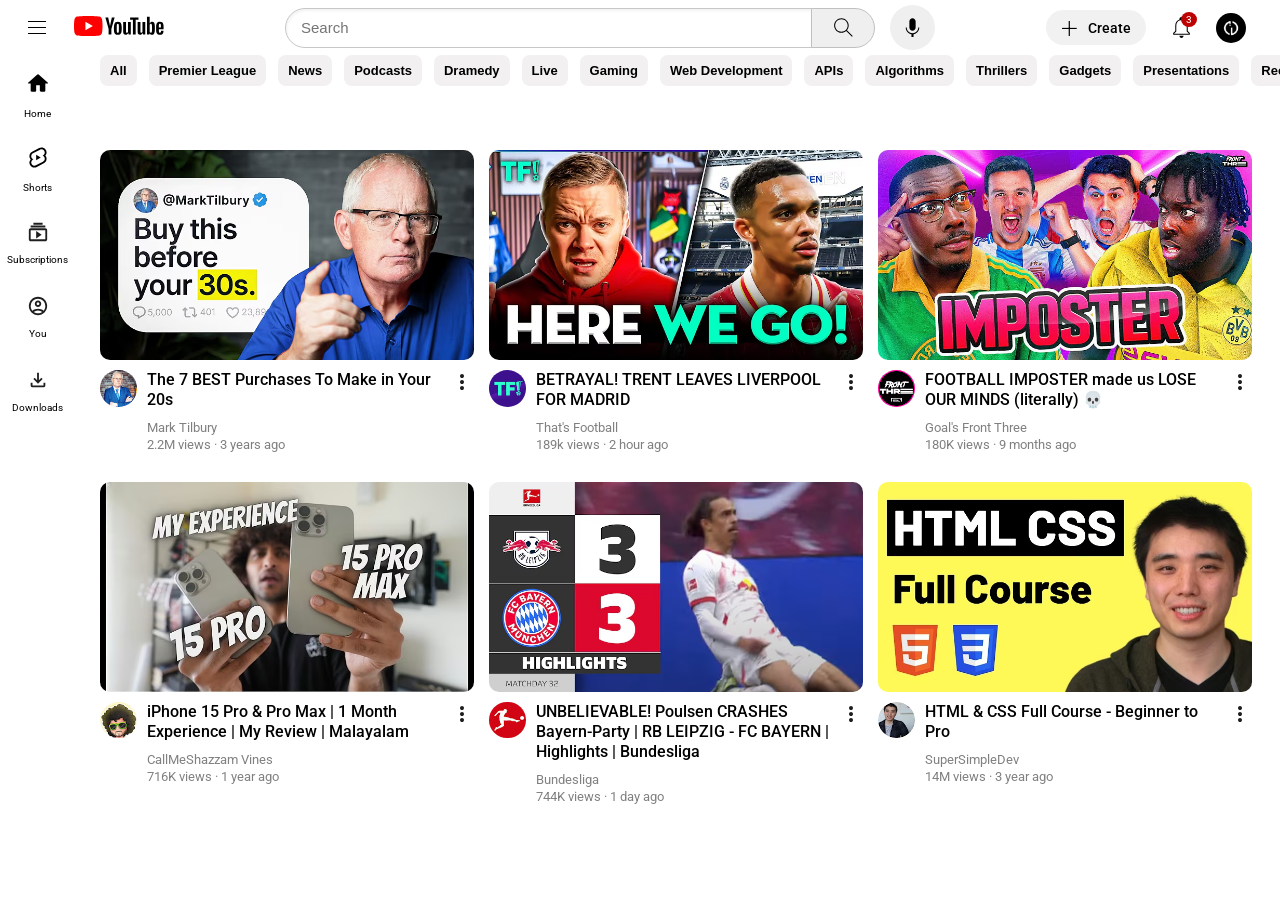
<file: index.html>
<html lang="en">
<head>
    <meta charset="UTF-8">
    <meta name="viewport" content="width=device-width, initial-scale=1.0">
    <title>Youtube</title>
    <link rel="preconnect" href="https://fonts.googleapis.com">
    <link rel="preconnect" href="https://fonts.gstatic.com" crossorigin>
    <link href="https://fonts.googleapis.com/css2?family=Roboto:ital,wght@0,100..900;1,100..900&display=swap" rel="stylesheet">
    <link rel="stylesheet" href="Youtube/css/general.css">
    <link rel="stylesheet" href="Youtube/css/header.css">
    <link rel="stylesheet" href="Youtube/css/sidebar.css">
    <link rel="stylesheet" href="Youtube/css/video.css">
    <link rel="stylesheet" href="Youtube/css/category.css">
</head>
<body>
    <div class="header">
        <div class="left">
            <img class="hamburger" src="Youtube/logo/hamburger-menu.svg" alt="">
            <img class="ytlogo" src="Youtube/logo/youtube-logo.svg" alt="">
        </div>
        <div class="middle">
            <input class="searchbar" type="text" placeholder="Search">
            <button class="search-button">
                <img class="search-image" src="Youtube/logo/search.svg" alt="">
            </button>
            <button class="voice-search-button">
                <img class="voice-search-icon" src="Youtube/logo/voice-search-icon.svg" alt="">
            </button>
        </div>
        <div class="right">
            <div class="upload"><span class="add">+</span><span class="create-span">Create</span></div>
            <div class="notification-parent">
                <img class="notification-icon" src="Youtube/logo/notifications.svg" alt="">
                <div class="notification-count">3</div>
            </div>
            <img class="profile" src="Youtube/profilepicture/channels3_profile.jpg" alt="">
        </div>
    </div>

    <nav class="sidebar">
        <div class="sidebar-link">
            <svg xmlns="http://www.w3.org/2000/svg" x="0px" y="0px" width="100" height="100" viewBox="0 0 24 24">
                <path d="M 12 2 A 1 1 0 0 0 11.289062 2.296875 L 1.203125 11.097656 A 0.5 0.5 0 0 0 1 11.5 A 0.5 0.5 0 0 0 1.5 12 L 4 12 L 4 20 C 4 20.552 4.448 21 5 21 L 9 21 C 9.552 21 10 20.552 10 20 L 10 14 L 14 14 L 14 20 C 14 20.552 14.448 21 15 21 L 19 21 C 19.552 21 20 20.552 20 20 L 20 12 L 22.5 12 A 0.5 0.5 0 0 0 23 11.5 A 0.5 0.5 0 0 0 22.796875 11.097656 L 12.716797 2.3027344 A 1 1 0 0 0 12.710938 2.296875 A 1 1 0 0 0 12 2 z"></path>
            </svg>
            <p>Home</p>
        </div>
        <div class="sidebar-link">
            <svg xmlns="http://www.w3.org/2000/svg" x="0px" y="0px" width="100" height="100" viewBox="0 0 24 24">
                <path d="M 15.886719 1 C 14.974131 1 14.077693 1.2286385 13.287109 1.65625 L 5.5664062 5.7207031 L 5.5664062 5.71875 C 3.7637541 6.6652034 2.6367187 8.5322799 2.6367188 10.566406 C 2.6367188 11.911504 3.2225585 13.082394 4.046875 14.046875 C 3.2161002 15.0216 2.6367187 16.195885 2.6367188 17.521484 C 2.6367188 20.532674 5.1018215 23 8.1132812 23 C 9.0303925 23 9.9287625 22.773103 10.716797 22.341797 L 18.292969 18.353516 L 18.259766 18.369141 C 20.151702 17.459981 21.363281 15.531898 21.363281 13.433594 C 21.363281 12.088496 20.777441 10.917606 19.953125 9.953125 C 20.783897 8.9783946 21.363281 7.8041153 21.363281 6.4785156 C 21.363281 3.4673258 18.898179 1 15.886719 1 z M 15.886719 3 C 17.813259 3 19.363281 4.5517054 19.363281 6.4785156 C 19.363281 7.5499776 18.888956 8.5222239 18.080078 9.1777344 L 17.121094 9.9550781 L 18.080078 10.732422 C 18.871608 11.373406 19.363281 12.344494 19.363281 13.433594 C 19.363281 14.75529 18.584642 15.993566 17.392578 16.566406 L 17.376953 16.574219 L 9.7636719 20.583984 L 9.7578125 20.587891 C 9.2778524 20.850605 8.6961702 21 8.1132812 21 C 6.1867412 21 4.6367188 19.448295 4.6367188 17.521484 C 4.6367188 16.450022 5.1110438 15.477776 5.9199219 14.822266 L 6.8789062 14.044922 L 5.9199219 13.267578 C 5.1283915 12.626594 4.6367188 11.655506 4.6367188 10.566406 C 4.6367188 9.266533 5.3427459 8.095781 6.4960938 7.4902344 L 6.4980469 7.4902344 L 14.232422 3.4179688 L 14.238281 3.4140625 C 14.729251 3.1482632 15.309951 3 15.886719 3 z M 10 9 L 10 15 L 15 12 L 10 9 z"></path>
                </svg>
            <p>Shorts</p>
        </div>
        <div class="sidebar-link">
            <svg xmlns="http://www.w3.org/2000/svg" height="24px" viewBox="0 -960 960 960" width="24px" fill="#1f1f1f"><path d="M160-80q-33 0-56.5-23.5T80-160v-400q0-33 23.5-56.5T160-640h640q33 0 56.5 23.5T880-560v400q0 33-23.5 56.5T800-80H160Zm0-80h640v-400H160v400Zm240-40 240-160-240-160v320ZM160-680v-80h640v80H160Zm120-120v-80h400v80H280ZM160-160v-400 400Z"/></svg>
            <p>Subscriptions</p>
        </div>
        <div class="sidebar-link">
            <svg xmlns="http://www.w3.org/2000/svg" height="24px" viewBox="0 -960 960 960" width="24px" fill="#1f1f1f"><path d="M234-276q51-39 114-61.5T480-360q69 0 132 22.5T726-276q35-41 54.5-93T800-480q0-133-93.5-226.5T480-800q-133 0-226.5 93.5T160-480q0 59 19.5 111t54.5 93Zm246-164q-59 0-99.5-40.5T340-580q0-59 40.5-99.5T480-720q59 0 99.5 40.5T620-580q0 59-40.5 99.5T480-440Zm0 360q-83 0-156-31.5T197-197q-54-54-85.5-127T80-480q0-83 31.5-156T197-763q54-54 127-85.5T480-880q83 0 156 31.5T763-763q54 54 85.5 127T880-480q0 83-31.5 156T763-197q-54 54-127 85.5T480-80Zm0-80q53 0 100-15.5t86-44.5q-39-29-86-44.5T480-280q-53 0-100 15.5T294-220q39 29 86 44.5T480-160Zm0-360q26 0 43-17t17-43q0-26-17-43t-43-17q-26 0-43 17t-17 43q0 26 17 43t43 17Zm0-60Zm0 360Z"/></svg>
            <p>You</p>
        </div>
        <div class="sidebar-link">
            <svg xmlns="http://www.w3.org/2000/svg" height="24px" viewBox="0 -960 960 960" width="24px" fill="#1f1f1f"><path d="M480-320 280-520l56-58 104 104v-326h80v326l104-104 56 58-200 200ZM240-160q-33 0-56.5-23.5T160-240v-120h80v120h480v-120h80v120q0 33-23.5 56.5T720-160H240Z"/></svg>
            <p>Downloads</p>
        </div>
    </nav>
    
    
    <section class="category-bar">
        <div class="categories">
          <button class="category active">All</button>
          <button class="category">Premier League</button>
          <button class="category">News</button>
          <button class="category">Podcasts</button>
          <button class="category">Dramedy</button>
          <button class="category">Live</button>
          <button class="category">Gaming</button>
          <button class="category">Web Development</button>
          <button class="category">APIs</button>
          <button class="category">Algorithms</button>
          <button class="category">Thrillers</button>
          <button class="category">Gadgets</button>
          <button class="category">Presentations</button>
          <button class="category">Recently uploaded</button>
          <button class="category">Watched</button>
        </div>
    </section>


    <main class="video-grid">
        <div class="card">
            <div class="thumbnail">
                <img src="Youtube/thumbnails/hq720.avif" alt="">
            </div>
            <div class="video-info">
                <div class="profile-icon">
                    <img class="profile-picture" src="Youtube/profilepicture/channels4_profile.jpg" alt="">
                </div>
                <div class="description">
                    <div >
                        <p class="title">The 7 BEST Purchases To Make in Your 20s</p>
                    </div>
                    <div >
                        <p class="channel">Mark Tilbury</p>
                    </div>
                    <div >
                        <p class="stat">2.2M views &#183; 3 years ago</p>
                    </div>
                </div>
                <div class="more"> 
                    <svg xmlns="http://www.w3.org/2000/svg" height="24px" viewBox="0 -960 960 960" width="24px" fill="#1f1f1f"><path d="M480-160q-33 0-56.5-23.5T400-240q0-33 23.5-56.5T480-320q33 0 56.5 23.5T560-240q0 33-23.5 56.5T480-160Zm0-240q-33 0-56.5-23.5T400-480q0-33 23.5-56.5T480-560q33 0 56.5 23.5T560-480q0 33-23.5 56.5T480-400Zm0-240q-33 0-56.5-23.5T400-720q0-33 23.5-56.5T480-800q33 0 56.5 23.5T560-720q0 33-23.5 56.5T480-640Z"/></svg>
                </div>
            </div>
        </div>

        <div class="card">
            <div class="thumbnail">
                <img src="Youtube/thumbnails/hq721.avif" alt="">
            </div>
            <div class="video-info">
                <div class="profile-icon">
                    <img class="profile-picture" src="Youtube/profilepicture/channels5_profile.jpg" alt="">
                </div>
                <div class="description">
                    <div >
                        <p class="title">
                            BETRAYAL! TRENT LEAVES LIVERPOOL FOR MADRID
                        </p>
                    </div>
                    <div >
                        <p class="channel">That's Football</p>
                    </div>
                    <div >
                        <p class="stat">189k views &#183; 2 hour ago</p>
                    </div>
                </div>
                <div class="more"> 
                    <svg xmlns="http://www.w3.org/2000/svg" height="24px" viewBox="0 -960 960 960" width="24px" fill="#1f1f1f"><path d="M480-160q-33 0-56.5-23.5T400-240q0-33 23.5-56.5T480-320q33 0 56.5 23.5T560-240q0 33-23.5 56.5T480-160Zm0-240q-33 0-56.5-23.5T400-480q0-33 23.5-56.5T480-560q33 0 56.5 23.5T560-480q0 33-23.5 56.5T480-400Zm0-240q-33 0-56.5-23.5T400-720q0-33 23.5-56.5T480-800q33 0 56.5 23.5T560-720q0 33-23.5 56.5T480-640Z"/></svg>
                </div>
            </div>
        </div>

        <div class="card">
            <div class="thumbnail">
                <img src="Youtube/thumbnails/hq722.avif" alt="">
            </div>
            <div class="video-info">
                <div class="profile-icon">
                    <img class="profile-picture" src="Youtube/profilepicture/channels6_profile.jpg" alt="">
                </div>
                <div class="description">
                    <div >
                        <p class="title">
                            FOOTBALL IMPOSTER made us LOSE OUR MINDS (literally) 💀
                        </p>
                    </div>
                    <div >
                        <p class="channel">Goal's Front Three</p>
                    </div>
                    <div >
                        <p class="stat">
                            180K views &#183;  9 months ago</p>
                    </div>
                </div>
                <div class="more"> 
                    <svg xmlns="http://www.w3.org/2000/svg" height="24px" viewBox="0 -960 960 960" width="24px" fill="#1f1f1f"><path d="M480-160q-33 0-56.5-23.5T400-240q0-33 23.5-56.5T480-320q33 0 56.5 23.5T560-240q0 33-23.5 56.5T480-160Zm0-240q-33 0-56.5-23.5T400-480q0-33 23.5-56.5T480-560q33 0 56.5 23.5T560-480q0 33-23.5 56.5T480-400Zm0-240q-33 0-56.5-23.5T400-720q0-33 23.5-56.5T480-800q33 0 56.5 23.5T560-720q0 33-23.5 56.5T480-640Z"/></svg>
                </div>
            </div>
        </div>


        <div class="card">
            <div class="thumbnail">
                <img src="Youtube/thumbnails/hq723.avif" alt="">
            </div>
            <div class="video-info">
                <div class="profile-icon">
                    <img class="profile-picture" src="Youtube/profilepicture/channels7_profile.jpg" alt="">
                </div>
                <div class="description">
                    <div >
                        <p class="title">
                            iPhone 15 Pro & Pro Max | 1 Month Experience | My Review | Malayalam
                        </p>
                    </div>
                    <div >
                        <p class="channel">CallMeShazzam Vines
                        </p>
                    </div>
                    <div >
                        <p class="stat">
                            716K views &#183;  1 year ago</p>
                    </div>
                </div>
                <div class="more"> 
                    <svg xmlns="http://www.w3.org/2000/svg" height="24px" viewBox="0 -960 960 960" width="24px" fill="#1f1f1f"><path d="M480-160q-33 0-56.5-23.5T400-240q0-33 23.5-56.5T480-320q33 0 56.5 23.5T560-240q0 33-23.5 56.5T480-160Zm0-240q-33 0-56.5-23.5T400-480q0-33 23.5-56.5T480-560q33 0 56.5 23.5T560-480q0 33-23.5 56.5T480-400Zm0-240q-33 0-56.5-23.5T400-720q0-33 23.5-56.5T480-800q33 0 56.5 23.5T560-720q0 33-23.5 56.5T480-640Z"/></svg>
                </div>
            </div>
        </div>


        <div class="card">
            <div class="thumbnail">
                <img src="Youtube/thumbnails/hq724.avif" alt="">
            </div>
            <div class="video-info">
                <div class="profile-icon">
                    <img class="profile-picture" src="Youtube/profilepicture/channels8_profile.jpg" alt="">
                </div>
                <div class="description">
                    <div >
                        <p class="title">
                            UNBELIEVABLE! Poulsen CRASHES Bayern-Party | RB LEIPZIG - FC BAYERN | Highlights | Bundesliga
                        </p>
                    </div>
                    <div >
                        <p class="channel">Bundesliga</p>
                    </div>
                    <div >
                        <p class="stat">
                            744K views &#183;  1 day ago</p>
                    </div>
                </div>
                <div class="more"> 
                    <svg xmlns="http://www.w3.org/2000/svg" height="24px" viewBox="0 -960 960 960" width="24px" fill="#1f1f1f"><path d="M480-160q-33 0-56.5-23.5T400-240q0-33 23.5-56.5T480-320q33 0 56.5 23.5T560-240q0 33-23.5 56.5T480-160Zm0-240q-33 0-56.5-23.5T400-480q0-33 23.5-56.5T480-560q33 0 56.5 23.5T560-480q0 33-23.5 56.5T480-400Zm0-240q-33 0-56.5-23.5T400-720q0-33 23.5-56.5T480-800q33 0 56.5 23.5T560-720q0 33-23.5 56.5T480-640Z"/></svg>
                </div>
            </div>
        </div>


        <div class="card">
            <div class="thumbnail">
                <img src="Youtube/thumbnails/hq725.avif" alt="">
            </div>
            <div class="video-info">
                <div class="profile-icon">
                    <img class="profile-picture" src="Youtube/profilepicture/unnamed.jpg" alt="">
                </div>
                <div class="description">
                    <div >
                        <p class="title">
                            HTML & CSS Full Course - Beginner to Pro
                        </p>
                    </div>
                    <div >
                        <p class="channel">SuperSimpleDev
                        </p>
                    </div>
                    <div >
                        <p class="stat">
                            14M views &#183;  3 year ago</p>
                    </div>
                </div>
                <div class="more"> 
                    <svg xmlns="http://www.w3.org/2000/svg" height="24px" viewBox="0 -960 960 960" width="24px" fill="#1f1f1f"><path d="M480-160q-33 0-56.5-23.5T400-240q0-33 23.5-56.5T480-320q33 0 56.5 23.5T560-240q0 33-23.5 56.5T480-160Zm0-240q-33 0-56.5-23.5T400-480q0-33 23.5-56.5T480-560q33 0 56.5 23.5T560-480q0 33-23.5 56.5T480-400Zm0-240q-33 0-56.5-23.5T400-720q0-33 23.5-56.5T480-800q33 0 56.5 23.5T560-720q0 33-23.5 56.5T480-640Z"/></svg>
                </div>
            </div>
        </div>
    </main>
</body>
</html>
</file>
<file: Youtube/css/general.css>
body{
    margin-left: 0;
    margin-top: 0;
    font-family: Roboto, Arial;
    padding-left: 100px;
    padding-top: 150px;
    padding-right: 20px;
}
</file>
<file: Youtube/css/header.css>
.header{
    display: flex;
    flex-direction: row;
    justify-content: space-between;
    align-items: center;
    height: 55px;
    position: fixed;
    background-color: white;
    top: 0;
    left: 0;
    right: 0;
    z-index:1;
}
.left{
    /* width: 225px; */
    display: flex;
    margin-right: 35px;
}
.hamburger{
    height: 24px;
    margin-right: 25px;
    margin-left: 25px;
}
.ytlogo{
    height: 20px;
}

.middle{
    display: flex;
    margin-left: 0px;
    /* margin-right: 35px; */
    align-items: center;
    max-width: 650px;
    flex: 1;
    margin-right: 25px;

}
.searchbar{

    height: 40px;
    width: 0px;
    border-radius: 20px 0 0 20px;
    font-size: 15px;
    flex: 1;
    margin-right: -1px;
    max-width: 625px;
    border: 1px solid rgb(200, 199, 199);
    padding-left: 15px;
    box-shadow: inset 1px 2px 3px rgba(0,0,0,0.05);
}
.searchbar::placeholder{
    font-size: 15px;
}
.searchbar:focus{
    border: 1px solid grey;
    outline: none;
    
}
.search-button{
    height: 40px;
    width: 64px;
    border-radius:0 20px 20px 0;
    margin-right: 15px;
    border: 1px solid rgb(192, 192, 192);
}

@media screen and (max-width:658px){
    .searchbar{
        height: 0;
        padding: 0;
        border: none;
        overflow: hidden;
    }
    .searchbar::placeholder{
        display: none;
    }
    .search-button{
        border: none;
        background-color: #fff;
        margin-right: -15px;
    }
    .voice-search-button{
        border: none;
        background-color: #fff;

    }
}


.search-image{
    height: 25px;
}

.voice-search-button{
    width: 45px;
    height: 45px;
    border-radius: 50%;
    border: none;
}
.voice-search-icon{
    height: 25px;
}
.right{
    width:200px ;
    display: flex;
    justify-content: space-between;
    align-items: center;
    margin-right: 34px;
    flex-shrink: 0;
}
.upload{
    height: 35px;
    width: 100px;
    background-color: rgb(241, 241, 241);
    border-radius: 17.5px;
    display: flex;
    /* justify-content: center;*/
    align-items: center;     
    /* font-size: 14px; */
}

.upload .add{
    font-size: 30px;
    font-weight: 200;
    padding-left: 15px;
      
}
.create-span{
    font-size: 14px;
    margin-left: 10px;
    font-weight: 500;
}
.notification-icon{
    height: 25px;
}

.notification-parent{
    position: relative;
}

.notification-count{
    position: absolute;
    background-color: rgb(188, 2, 2);
    color: white;
    border-radius: 50%;
    font-size: 10px;
   padding: 2px 5px ;
    top: -3;
    right: -3;
}

.profile{
    height: 30px;
    border-radius: 50%;
}
</file>
<file: Youtube/css/sidebar.css>
.sidebar{
    position: fixed;
    top: 55px;
    left: 0;
    bottom: 0;
    width: 72px;
    z-index: 2;
    background-color: white;
}

.sidebar-link{
    height: 60px;
    display: flex;
    flex-direction: column;
    justify-content: center;
    align-items: center;
    padding-top:10px ;
    margin-top: 4px;
    border-radius: 5px;
    margin-left: 3px;

}

.sidebar-link:hover{
    background-color: rgb(230, 228, 228);
}

.sidebar-link img{
    width: 22px;
}

.sidebar-link p{
    font-size: 10px;
}

.sidebar-link svg{
    width: 22px;
}
</file>
<file: Youtube/css/video.css>
.video-grid{
    display: grid;
    grid-template-columns: 1fr 1fr 1fr;
    column-gap: 15px;
    row-gap: 30px;
    
}

.thumbnail{
    margin-bottom: 10px;
}
.thumbnail img{
    width: 100%;
    border-radius: 10px;
}
.video-info{
    display: grid;
    grid-template-columns: 1fr 8fr 0.5fr;
    column-gap: 10px
}
.profile-picture{
    border-radius: 50%;
    width: 100%;
}
.description p{
    margin-top: 0;
    margin-bottom: 0;

}
.title{
    padding-bottom: 10px;
    line-height: 20px;
    font-weight: 500;
}
.channel{
    padding-bottom: 2px;
    font-size: 13px;
    color: grey;
}
.stat{
    font-size: 13px;
    color: grey;
}


@media(max-width:650px){
    .video-grid{
        grid-template-columns: 1fr;
    }
}
@media(min-width:651px) and (max-width:900px){
    .video-grid{
        grid-template-columns: 1fr 1fr;
    }
}

@media(min-width:901) {
    .video-grid{
        grid-template-columns: 1fr 1fr 1fr;
    }
}

/* @media(min-width:1200px){
    .video-grid{
        grid-template-columns: 1fr 1fr 1fr 1fr;
    }
} */
</file>
<file: Youtube/css/category.css>
.categories{
    position: fixed;
    top: 55;
    left: 100;
    right: 0;
    overflow-x: hidden;
   white-space: nowrap;
   background-color: white;
    padding-bottom: 10px;
}
.categories button{
    font-size: 13px;
    font-weight: 600;
    background-color: rgb(242, 240, 240);
    border: none;
    padding:8px 10px;
    border-radius: 8px;
    margin-right: 8px;
}
</file>
